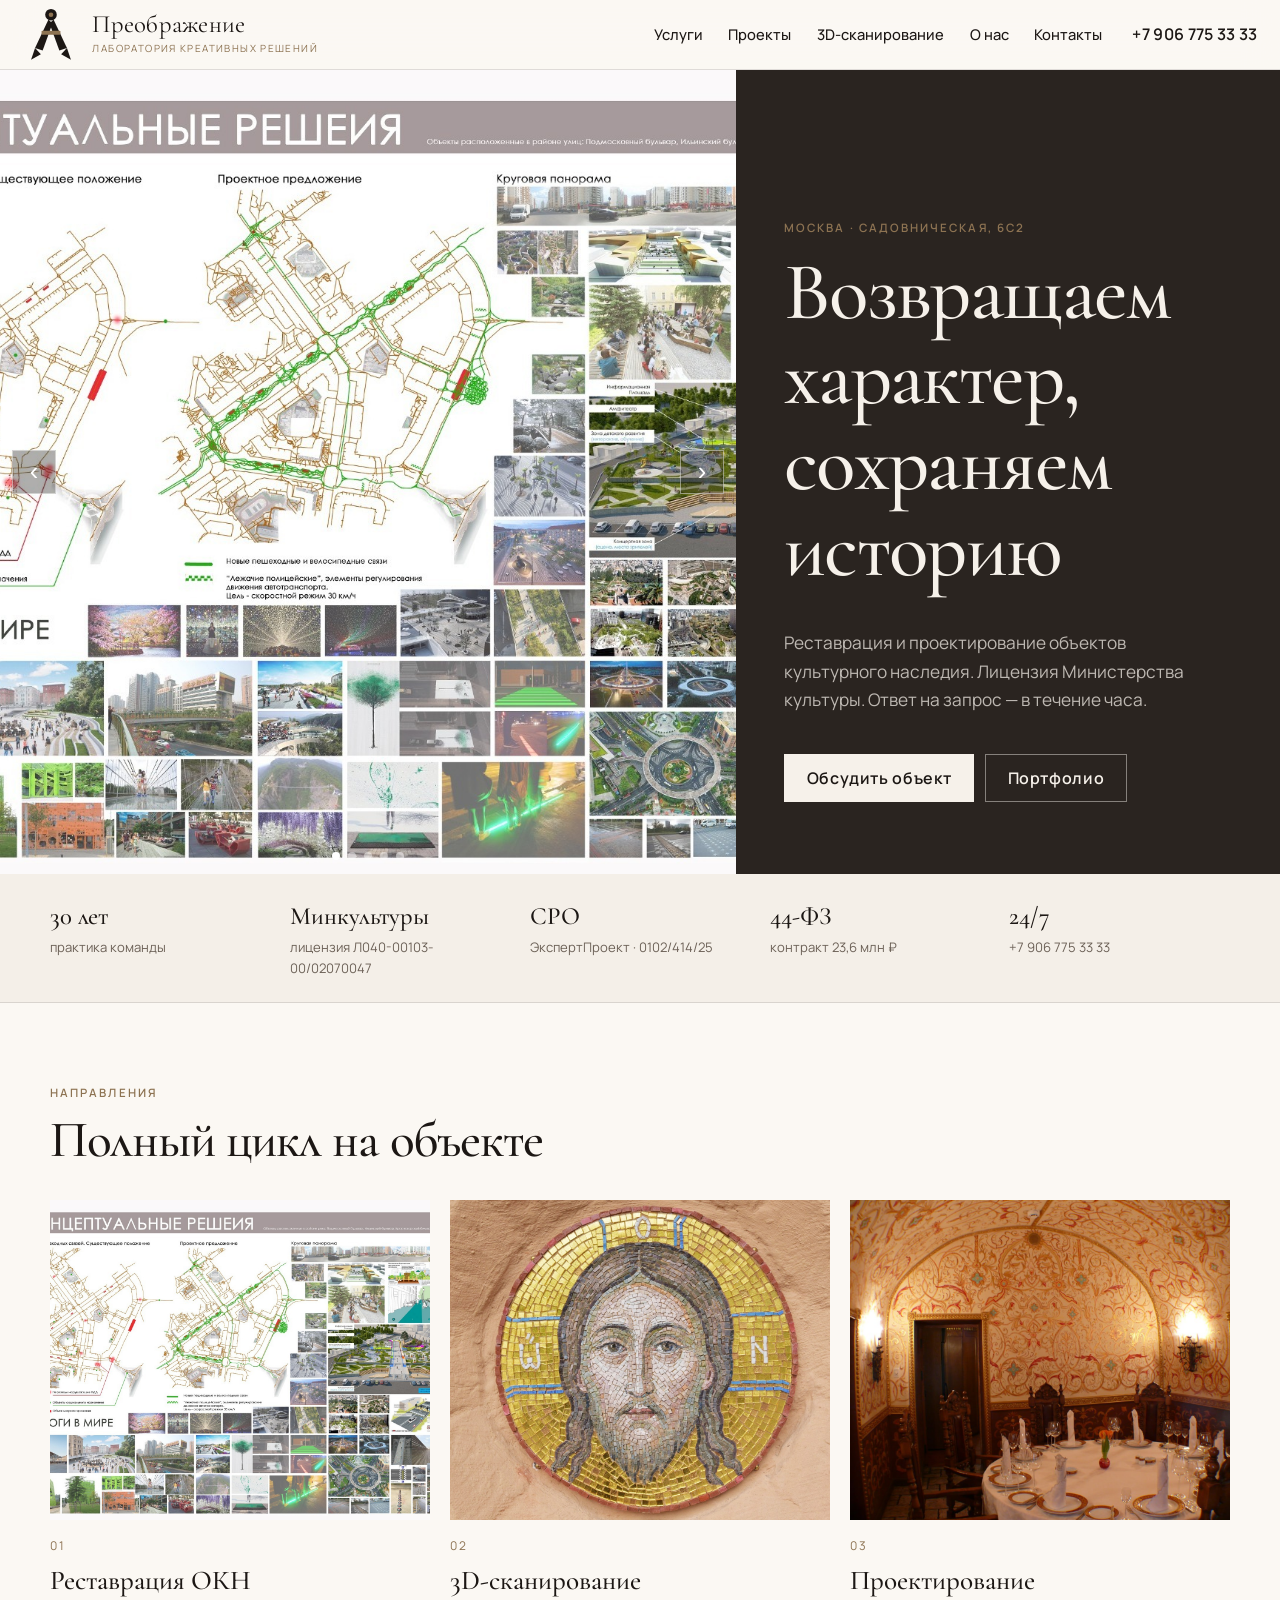
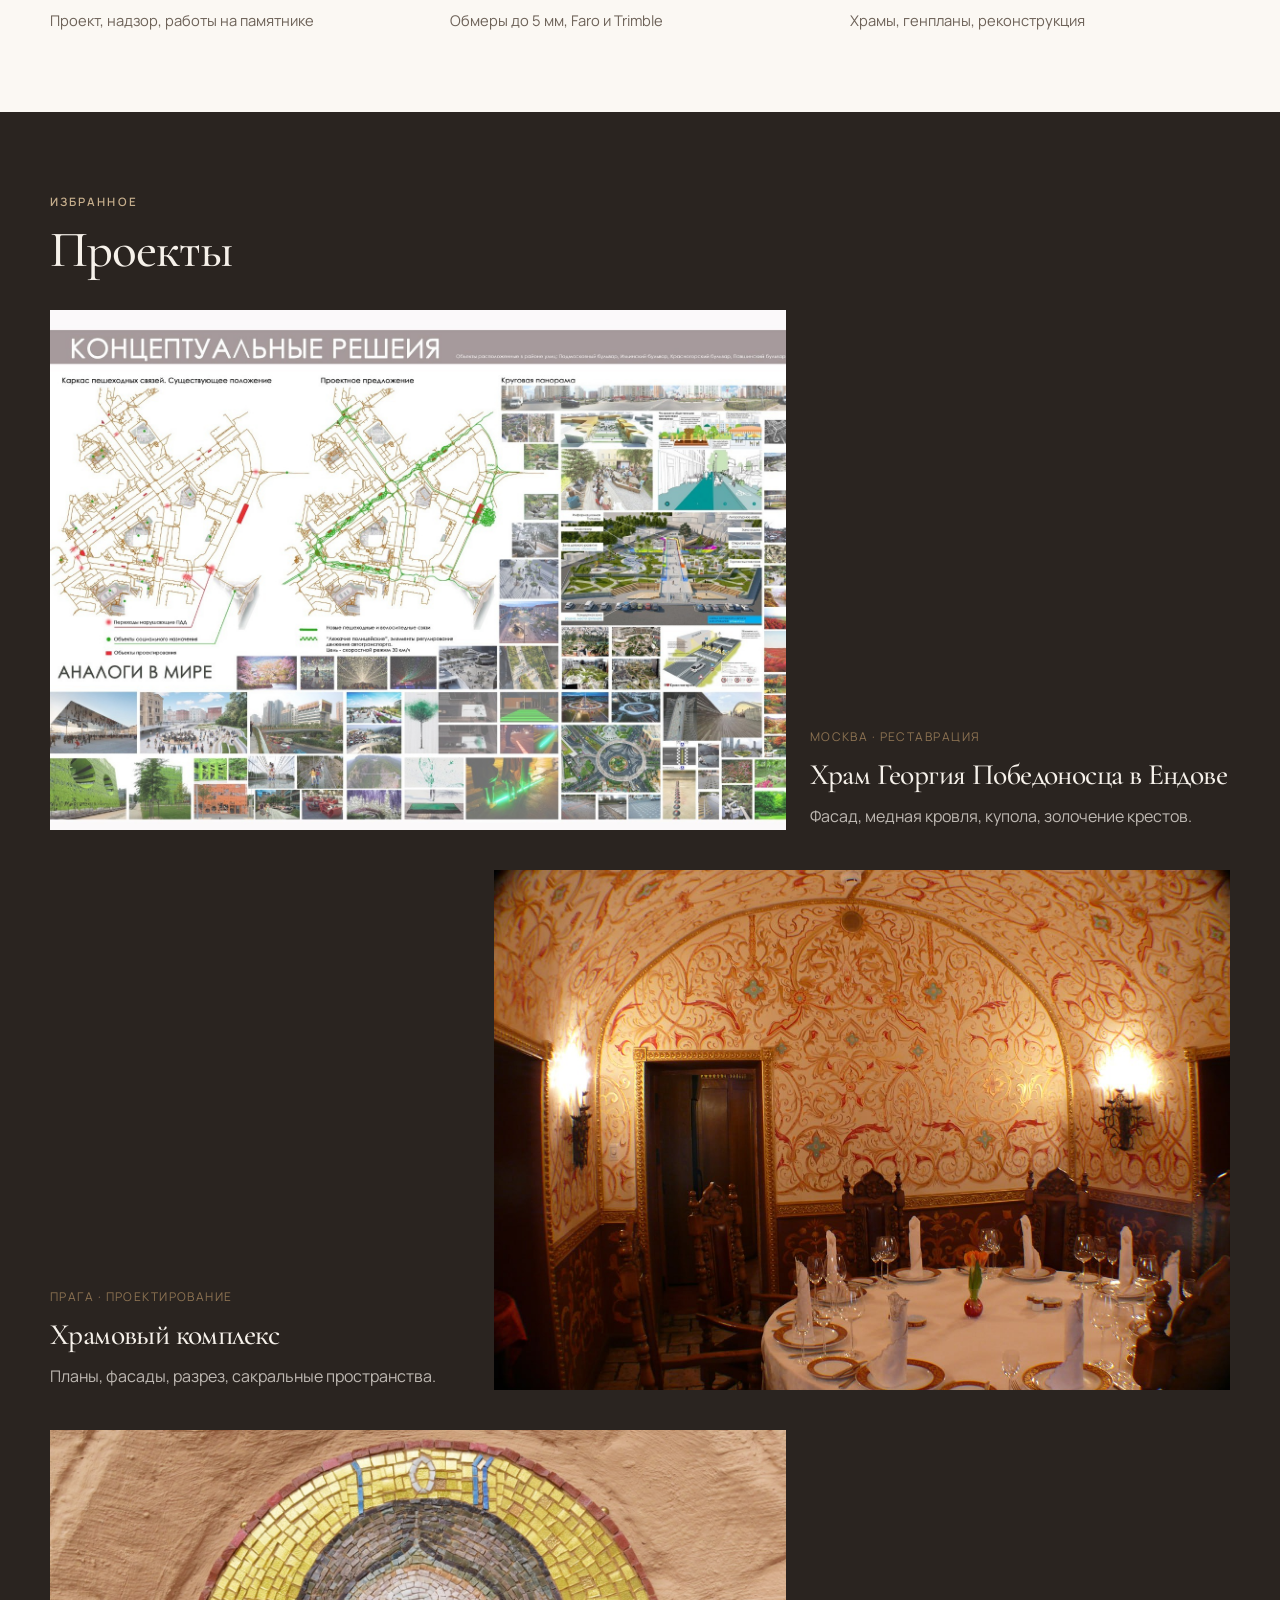
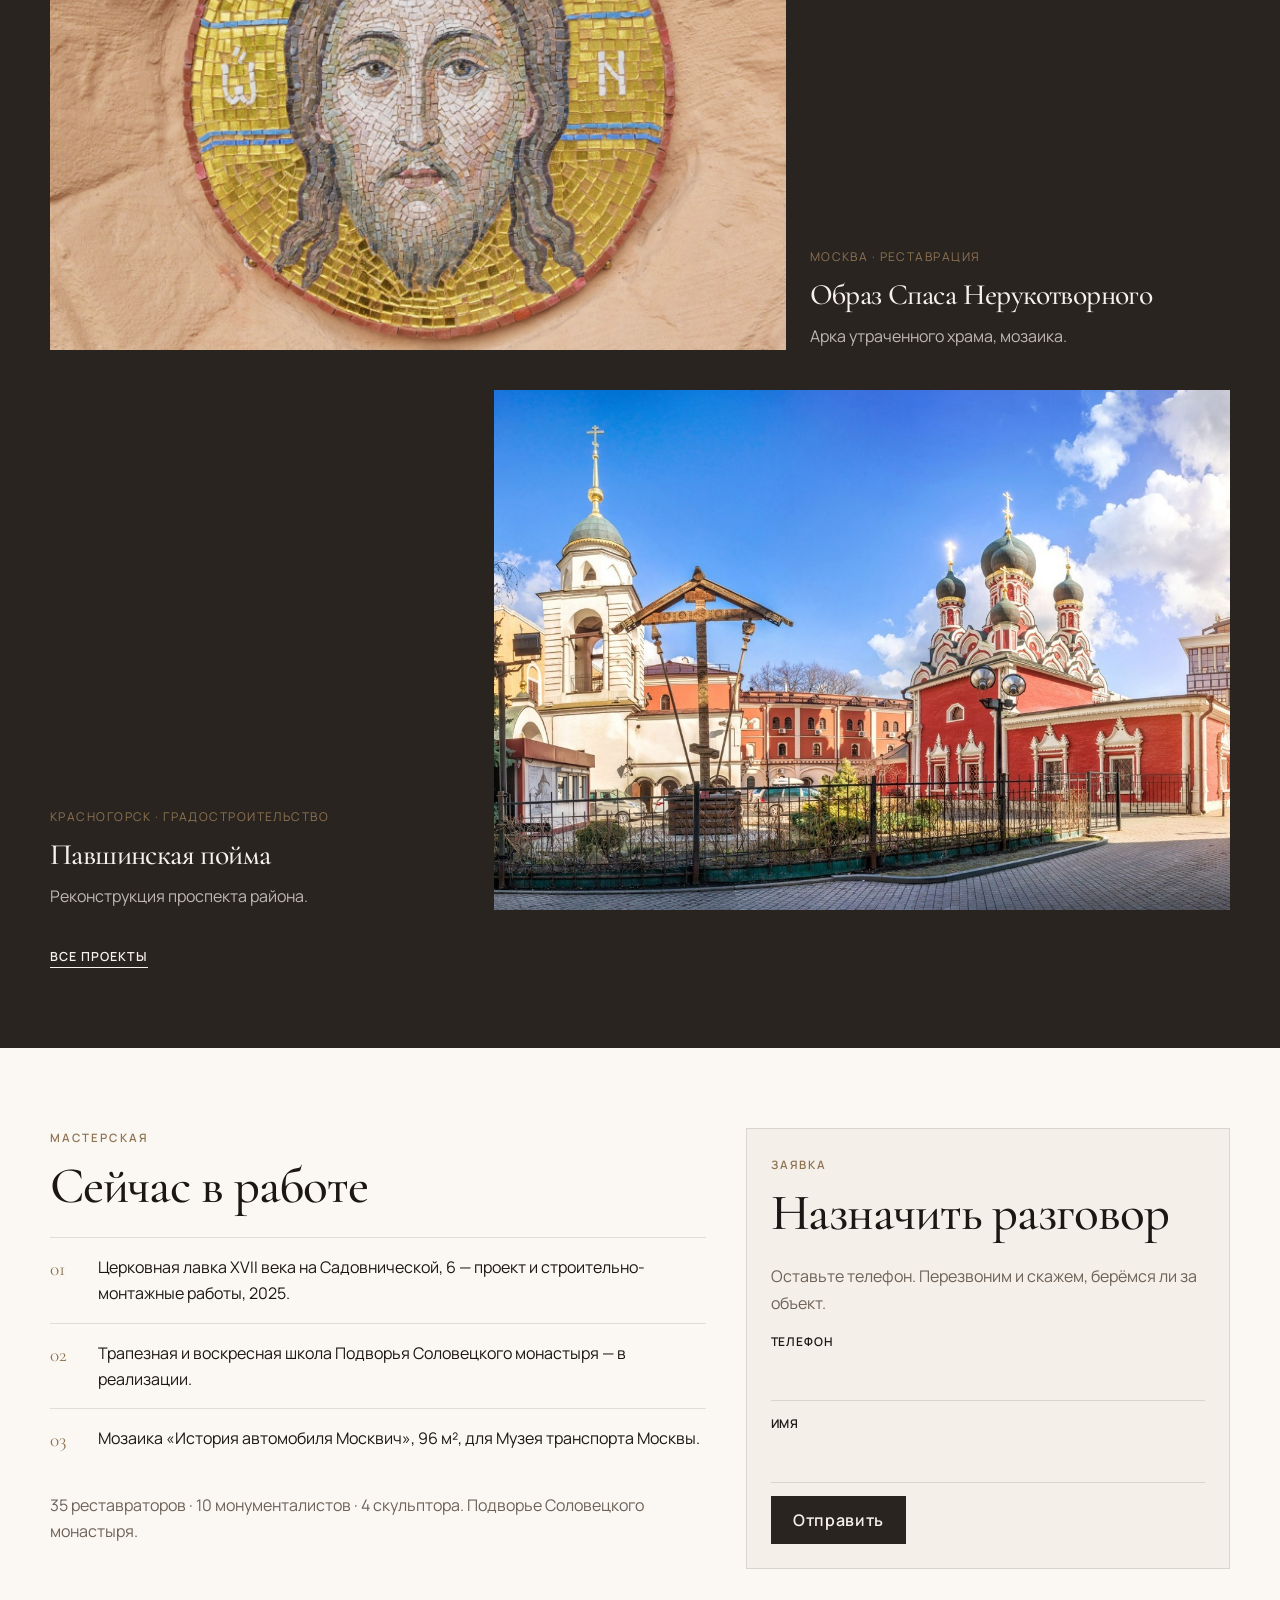
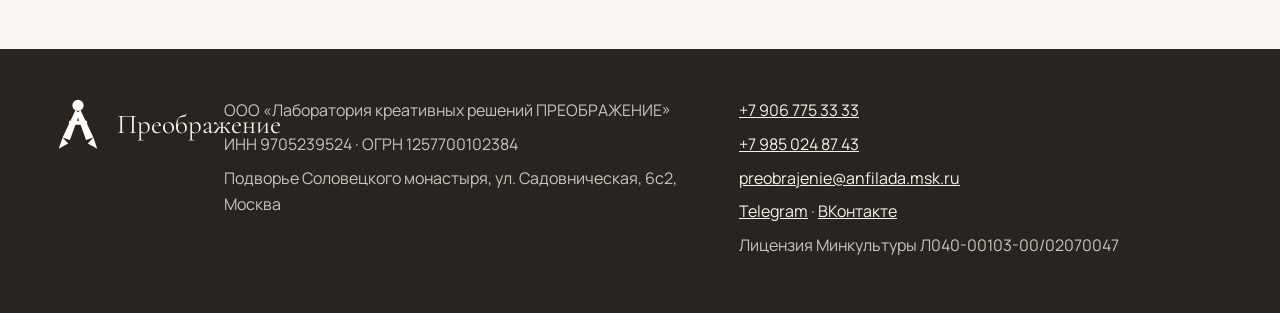
<file: index.html>
<!DOCTYPE html>
<html lang="ru">
<head>
  <meta charset="UTF-8">
  <meta name="viewport" content="width=device-width, initial-scale=1">
  <title>Преображение — реставрация и проектирование</title>
  <meta name="description" content="Реставрация объектов культурного наследия, проектирование, 3D-сканирование. Москва, Садовническая 6с2. Лицензия Минкультуры.">
  <link rel="icon" href="static/img/logo-mark.svg" type="image/svg+xml">
  <link rel="preconnect" href="https://fonts.googleapis.com">
  <link href="https://fonts.googleapis.com/css2?family=Cormorant+Garamond:ital,wght@0,500;0,600;1,500&family=Manrope:wght@400;500;600&display=swap" rel="stylesheet">
  <link rel="stylesheet" href="static/css/site.css">
</head>
<body>
  <header class="bar">
    <a class="bar__logo" href="./">
      <img src="static/img/logo-mark.svg" alt="">
      <span class="bar__name">
        <span class="bar__title">Преображение</span>
        <span class="bar__tag">Лаборатория креативных решений</span>
      </span>
    </a>
    <nav class="bar__nav">
      <a href="uslugi/">Услуги</a>
      <a href="portfolio/">Проекты</a>
      <a href="3d-skanirovanie/">3D-сканирование</a>
      <a href="o-kompanii/">О нас</a>
      <a href="kontakty/">Контакты</a>
    </nav>
    <a class="bar__phone" href="tel:+79067753333">+7 906 775 33 33</a>
    <button class="bar__menu" type="button" data-nav-toggle aria-label="Меню">Меню</button>
  </header>
  <nav class="drawer" hidden data-nav-mobile>
    <a href="uslugi/">Услуги</a>
    <a href="portfolio/">Проекты</a>
    <a href="3d-skanirovanie/">3D-сканирование</a>
    <a href="o-kompanii/">О нас</a>
    <a href="kontakty/">Контакты</a>
    <a href="tel:+79067753333">+7 906 775 33 33</a>
  </nav>

  <main>
<section class="stage">
  <figure class="stage__photo" data-slideshow>
    
    <img src="static/img/portfolio-15.jpeg" alt="Храм Георгия Победоносца в Ендове" class="is-on">
    
    <img src="static/img/portfolio-03.jpg" alt="Храмовый комплекс" >
    
    <img src="static/img/portfolio-04.jpeg" alt="Образ Спаса Нерукотворного" >
    
    <img src="static/img/portfolio-00.jpeg" alt="Павшинская пойма" >
    
    <img src="static/img/portfolio-01.jpg" alt="ул. Покровка" >
    
    <button type="button" class="slide-btn slide-btn--prev" data-slide="-1" aria-label="Предыдущий кадр">‹</button>
    <button type="button" class="slide-btn slide-btn--next" data-slide="1" aria-label="Следующий кадр">›</button>
    <div class="slide-dots" data-slide-dots></div>
  </figure>
  <div class="stage__panel">
    <p class="kicker">Москва · Садовническая, 6с2</p>
    <h1>Возвращаем характер,<br>сохраняем историю</h1>
    <p class="lede">Реставрация и проектирование объектов культурного наследия. Лицензия Министерства культуры. Ответ на запрос — в течение часа.</p>
    <div class="row">
      <button class="btn" type="button" data-open-lead="hero">Обсудить объект</button>
      <a class="btn btn--line" href="portfolio/">Портфолио</a>
    </div>
  </div>
</section>

<section class="creds">
  <div class="wrap creds__row">
    <div><b>30 лет</b><span>практика команды</span></div>
    <div><b>Минкультуры</b><span>лицензия Л040-00103-00/02070047</span></div>
    <div><b>СРО</b><span>ЭкспертПроект · 0102/414/25</span></div>
    <div><b>44-ФЗ</b><span>контракт 23,6 млн ₽</span></div>
    <div><b>24/7</b><span>+7 906 775 33 33</span></div>
  </div>
</section>

<section class="block">
  <div class="wrap head">
    <p class="kicker">Направления</p>
    <h2>Полный цикл на объекте</h2>
  </div>
  <div class="wrap services">
    <a href="uslugi/">
      <img src="static/img/portfolio-15.jpeg" alt="">
      <div><span>01</span><strong>Реставрация ОКН</strong><em>Проект, надзор, работы на памятнике</em></div>
    </a>
    <a href="3d-skanirovanie/">
      <img src="static/img/portfolio-04.jpeg" alt="">
      <div><span>02</span><strong>3D-сканирование</strong><em>Обмеры до 5 мм, Faro и Trimble</em></div>
    </a>
    <a href="uslugi/">
      <img src="static/img/portfolio-03.jpg" alt="">
      <div><span>03</span><strong>Проектирование</strong><em>Храмы, генпланы, реконструкция</em></div>
    </a>
  </div>
</section>

<section class="block block--ink">
  <div class="wrap head head--light">
    <p class="kicker">Избранное</p>
    <h2>Проекты</h2>
  </div>
  <div class="wrap folio">
    
    <article>
      <img src="static/img/portfolio-15.jpeg" alt="Храм Георгия Победоносца в Ендове">
      <div>
        <p class="meta">Москва · реставрация</p>
        <h3>Храм Георгия Победоносца в Ендове</h3>
        <p>Фасад, медная кровля, купола, золочение крестов.</p>
      </div>
    </article>
    
    <article>
      <img src="static/img/portfolio-03.jpg" alt="Храмовый комплекс">
      <div>
        <p class="meta">Прага · проектирование</p>
        <h3>Храмовый комплекс</h3>
        <p>Планы, фасады, разрез, сакральные пространства.</p>
      </div>
    </article>
    
    <article>
      <img src="static/img/portfolio-04.jpeg" alt="Образ Спаса Нерукотворного">
      <div>
        <p class="meta">Москва · реставрация</p>
        <h3>Образ Спаса Нерукотворного</h3>
        <p>Арка утраченного храма, мозаика.</p>
      </div>
    </article>
    
    <article>
      <img src="static/img/portfolio-00.jpeg" alt="Павшинская пойма">
      <div>
        <p class="meta">Красногорск · градостроительство</p>
        <h3>Павшинская пойма</h3>
        <p>Реконструкция проспекта района.</p>
      </div>
    </article>
    
  </div>
  <p class="wrap more"><a href="portfolio/">Все проекты</a></p>
</section>

<section class="block">
  <div class="wrap two">
    <div>
      <p class="kicker">Мастерская</p>
      <h2>Сейчас в работе</h2>
      <ol class="work">
        
        <li>Церковная лавка XVII века на Садовнической, 6 — проект и строительно-монтажные работы, 2025.</li>
        
        <li>Трапезная и воскресная школа Подворья Соловецкого монастыря — в реализации.</li>
        
        <li>Мозаика «История автомобиля Москвич», 96 м², для Музея транспорта Москвы.</li>
        
      </ol>
      <p class="quiet">35 реставраторов · 10 монументалистов · 4 скульптора. Подворье Соловецкого монастыря.</p>
    </div>
    <form class="letter" data-inline-lead>
      <p class="kicker">Заявка</p>
      <h2>Назначить разговор</h2>
      <p class="quiet">Оставьте телефон. Перезвоним и скажем, берёмся ли за объект.</p>
      <label>Телефон<input name="phone" type="tel" required autocomplete="tel"></label>
      <label>Имя<input name="name" type="text" autocomplete="name"></label>
      <input type="hidden" name="source" value="home">
      <button class="btn" type="submit">Отправить</button>
      <p class="status" hidden></p>
    </form>
  </div>
</section>
</main>

  <footer class="foot">
    <div class="wrap foot__grid">
      <a class="foot__brand" href="./">
        <img src="static/img/logo-mark.svg" alt="">
        <span>Преображение</span>
      </a>
      <div>
        <p>ООО «Лаборатория креативных решений ПРЕОБРАЖЕНИЕ»</p>
        <p>ИНН 9705239524 · ОГРН 1257700102384</p>
        <p>Подворье Соловецкого монастыря, ул. Садовническая, 6с2, Москва</p>
      </div>
      <div>
        <p><a href="tel:+79067753333">+7 906 775 33 33</a></p>
        <p><a href="tel:+79850248743">+7 985 024 87 43</a></p>
        <p><a href="mailto:preobrajenie@anfilada.msk.ru">preobrajenie@anfilada.msk.ru</a></p>
        <p><a href="https://t.me/ARCHI_TE_KTO_1" target="_blank" rel="noopener">Telegram</a> · <a href="https://vk.ru/preobrazhenie.design" target="_blank" rel="noopener">ВКонтакте</a></p>
        <p>Лицензия Минкультуры Л040-00103-00/02070047</p>
      </div>
    </div>
  </footer>

  <dialog id="lead-modal">
    <form id="lead-form">
      <button type="button" data-close-lead aria-label="Закрыть">×</button>
      <h2>Перезвоним в течение часа</h2>
      <p>Напишите номер — обсудим объект и сроки.</p>
      <label>Телефон<input name="phone" type="tel" required placeholder="+7"></label>
      <label>Имя<input name="name" type="text"></label>
      <label>Объект<textarea name="message" rows="3" placeholder="Храм, усадьба, адрес"></textarea></label>
      <input type="hidden" name="source" value="modal">
      <button class="btn" type="submit">Жду звонка</button>
      <p class="status" hidden></p>
    </form>
  </dialog>

  <script src="static/js/site.js"></script>
  
</body>
</html>
</file>
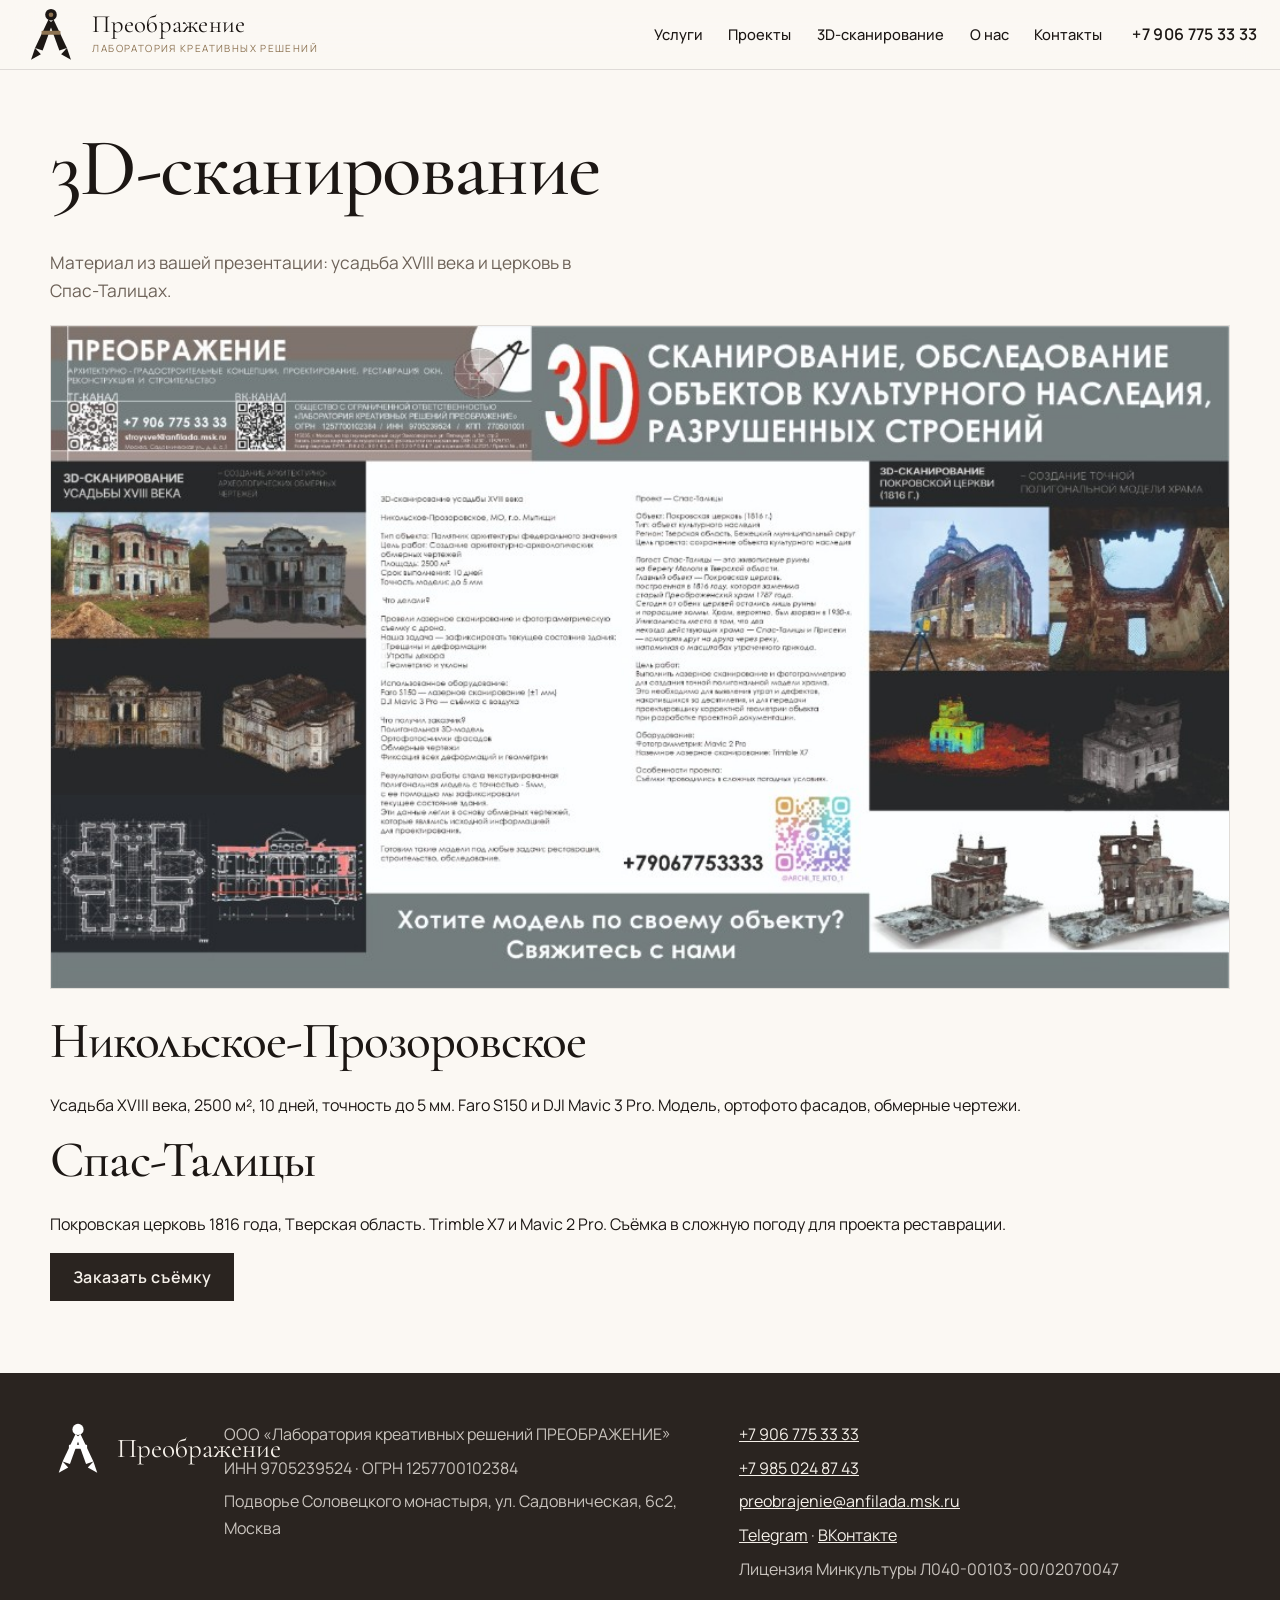
<file: 3d-skanirovanie/index.html>
<!DOCTYPE html>
<html lang="ru">
<head>
  <meta charset="UTF-8">
  <meta name="viewport" content="width=device-width, initial-scale=1">
  <title>3D-сканирование — Преображение</title>
  <meta name="description" content="Реставрация объектов культурного наследия, проектирование, 3D-сканирование. Москва, Садовническая 6с2. Лицензия Минкультуры.">
  <link rel="icon" href="../static/img/logo-mark.svg" type="image/svg+xml">
  <link rel="preconnect" href="https://fonts.googleapis.com">
  <link href="https://fonts.googleapis.com/css2?family=Cormorant+Garamond:ital,wght@0,500;0,600;1,500&family=Manrope:wght@400;500;600&display=swap" rel="stylesheet">
  <link rel="stylesheet" href="../static/css/site.css">
</head>
<body>
  <header class="bar">
    <a class="bar__logo" href="../">
      <img src="../static/img/logo-mark.svg" alt="">
      <span class="bar__name">
        <span class="bar__title">Преображение</span>
        <span class="bar__tag">Лаборатория креативных решений</span>
      </span>
    </a>
    <nav class="bar__nav">
      <a href="../uslugi/">Услуги</a>
      <a href="../portfolio/">Проекты</a>
      <a href="../3d-skanirovanie/">3D-сканирование</a>
      <a href="../o-kompanii/">О нас</a>
      <a href="../kontakty/">Контакты</a>
    </nav>
    <a class="bar__phone" href="tel:+79067753333">+7 906 775 33 33</a>
    <button class="bar__menu" type="button" data-nav-toggle aria-label="Меню">Меню</button>
  </header>
  <nav class="drawer" hidden data-nav-mobile>
    <a href="../uslugi/">Услуги</a>
    <a href="../portfolio/">Проекты</a>
    <a href="../3d-skanirovanie/">3D-сканирование</a>
    <a href="../o-kompanii/">О нас</a>
    <a href="../kontakty/">Контакты</a>
    <a href="tel:+79067753333">+7 906 775 33 33</a>
  </nav>

  <main>
<section class="page"><div class="wrap scan">
  <h1>3D-сканирование</h1>
  <p class="lede">Материал из вашей презентации: усадьба XVIII века и церковь в Спас-Талицах.</p>
  <img src="../static/img/material-3d-collage.jpg" alt="Кейсы 3D-сканирования">
  <h2>Никольское-Прозоровское</h2>
  <p>Усадьба XVIII века, 2500 м², 10 дней, точность до 5 мм. Faro S150 и DJI Mavic 3 Pro. Модель, ортофото фасадов, обмерные чертежи.</p>
  <h2>Спас-Талицы</h2>
  <p>Покровская церковь 1816 года, Тверская область. Trimble X7 и Mavic 2 Pro. Съёмка в сложную погоду для проекта реставрации.</p>
  <button class="btn" type="button" data-open-lead="3d">Заказать съёмку</button>
</div></section>
</main>

  <footer class="foot">
    <div class="wrap foot__grid">
      <a class="foot__brand" href="../">
        <img src="../static/img/logo-mark.svg" alt="">
        <span>Преображение</span>
      </a>
      <div>
        <p>ООО «Лаборатория креативных решений ПРЕОБРАЖЕНИЕ»</p>
        <p>ИНН 9705239524 · ОГРН 1257700102384</p>
        <p>Подворье Соловецкого монастыря, ул. Садовническая, 6с2, Москва</p>
      </div>
      <div>
        <p><a href="tel:+79067753333">+7 906 775 33 33</a></p>
        <p><a href="tel:+79850248743">+7 985 024 87 43</a></p>
        <p><a href="mailto:preobrajenie@anfilada.msk.ru">preobrajenie@anfilada.msk.ru</a></p>
        <p><a href="https://t.me/ARCHI_TE_KTO_1" target="_blank" rel="noopener">Telegram</a> · <a href="https://vk.ru/preobrazhenie.design" target="_blank" rel="noopener">ВКонтакте</a></p>
        <p>Лицензия Минкультуры Л040-00103-00/02070047</p>
      </div>
    </div>
  </footer>

  <dialog id="lead-modal">
    <form id="lead-form">
      <button type="button" data-close-lead aria-label="Закрыть">×</button>
      <h2>Перезвоним в течение часа</h2>
      <p>Напишите номер — обсудим объект и сроки.</p>
      <label>Телефон<input name="phone" type="tel" required placeholder="+7"></label>
      <label>Имя<input name="name" type="text"></label>
      <label>Объект<textarea name="message" rows="3" placeholder="Храм, усадьба, адрес"></textarea></label>
      <input type="hidden" name="source" value="modal">
      <button class="btn" type="submit">Жду звонка</button>
      <p class="status" hidden></p>
    </form>
  </dialog>

  <script src="../static/js/site.js"></script>
  
</body>
</html>
</file>
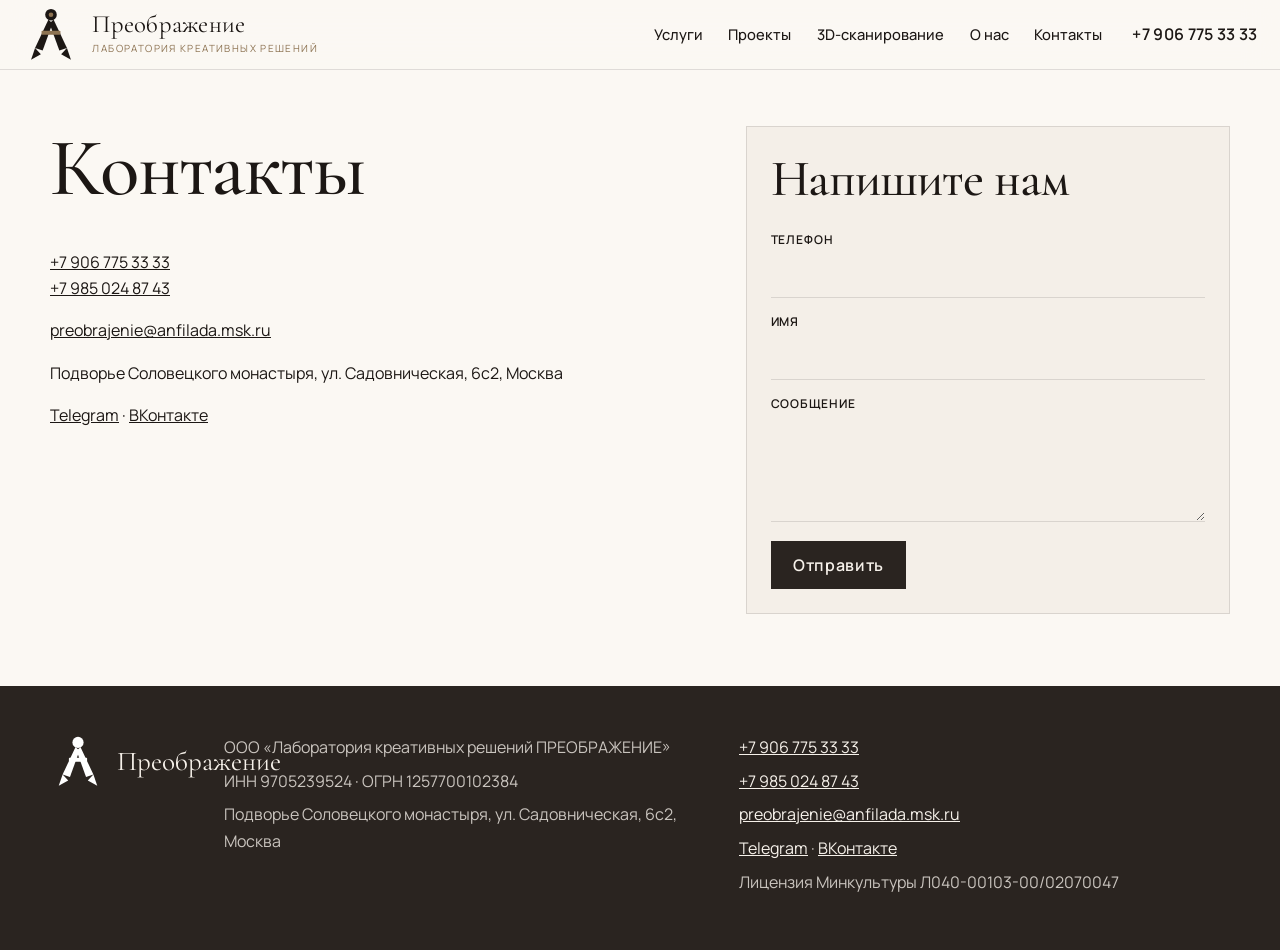
<file: kontakty/index.html>
<!DOCTYPE html>
<html lang="ru">
<head>
  <meta charset="UTF-8">
  <meta name="viewport" content="width=device-width, initial-scale=1">
  <title>Контакты — Преображение</title>
  <meta name="description" content="Реставрация объектов культурного наследия, проектирование, 3D-сканирование. Москва, Садовническая 6с2. Лицензия Минкультуры.">
  <link rel="icon" href="../static/img/logo-mark.svg" type="image/svg+xml">
  <link rel="preconnect" href="https://fonts.googleapis.com">
  <link href="https://fonts.googleapis.com/css2?family=Cormorant+Garamond:ital,wght@0,500;0,600;1,500&family=Manrope:wght@400;500;600&display=swap" rel="stylesheet">
  <link rel="stylesheet" href="../static/css/site.css">
</head>
<body>
  <header class="bar">
    <a class="bar__logo" href="../">
      <img src="../static/img/logo-mark.svg" alt="">
      <span class="bar__name">
        <span class="bar__title">Преображение</span>
        <span class="bar__tag">Лаборатория креативных решений</span>
      </span>
    </a>
    <nav class="bar__nav">
      <a href="../uslugi/">Услуги</a>
      <a href="../portfolio/">Проекты</a>
      <a href="../3d-skanirovanie/">3D-сканирование</a>
      <a href="../o-kompanii/">О нас</a>
      <a href="../kontakty/">Контакты</a>
    </nav>
    <a class="bar__phone" href="tel:+79067753333">+7 906 775 33 33</a>
    <button class="bar__menu" type="button" data-nav-toggle aria-label="Меню">Меню</button>
  </header>
  <nav class="drawer" hidden data-nav-mobile>
    <a href="../uslugi/">Услуги</a>
    <a href="../portfolio/">Проекты</a>
    <a href="../3d-skanirovanie/">3D-сканирование</a>
    <a href="../o-kompanii/">О нас</a>
    <a href="../kontakty/">Контакты</a>
    <a href="tel:+79067753333">+7 906 775 33 33</a>
  </nav>

  <main>
<section class="page"><div class="wrap two">
  <div>
    <h1>Контакты</h1>
    <p><a href="tel:+79067753333">+7 906 775 33 33</a><br><a href="tel:+79850248743">+7 985 024 87 43</a></p>
    <p><a href="mailto:preobrajenie@anfilada.msk.ru">preobrajenie@anfilada.msk.ru</a></p>
    <p>Подворье Соловецкого монастыря, ул. Садовническая, 6с2, Москва</p>
    <p><a href="https://t.me/ARCHI_TE_KTO_1" target="_blank" rel="noopener">Telegram</a> · <a href="https://vk.ru/preobrazhenie.design" target="_blank" rel="noopener">ВКонтакте</a></p>
  </div>
  <form class="card" id="c-form">
    <h2>Напишите нам</h2>
    <label>Телефон<input name="phone" type="tel" required></label>
    <label>Имя<input name="name"></label>
    <label>Сообщение<textarea name="message" rows="4"></textarea></label>
    <input type="hidden" name="source" value="contacts">
    <button class="btn" type="submit">Отправить</button>
    <p class="status" hidden></p>
  </form>
</div></section>
</main>

  <footer class="foot">
    <div class="wrap foot__grid">
      <a class="foot__brand" href="../">
        <img src="../static/img/logo-mark.svg" alt="">
        <span>Преображение</span>
      </a>
      <div>
        <p>ООО «Лаборатория креативных решений ПРЕОБРАЖЕНИЕ»</p>
        <p>ИНН 9705239524 · ОГРН 1257700102384</p>
        <p>Подворье Соловецкого монастыря, ул. Садовническая, 6с2, Москва</p>
      </div>
      <div>
        <p><a href="tel:+79067753333">+7 906 775 33 33</a></p>
        <p><a href="tel:+79850248743">+7 985 024 87 43</a></p>
        <p><a href="mailto:preobrajenie@anfilada.msk.ru">preobrajenie@anfilada.msk.ru</a></p>
        <p><a href="https://t.me/ARCHI_TE_KTO_1" target="_blank" rel="noopener">Telegram</a> · <a href="https://vk.ru/preobrazhenie.design" target="_blank" rel="noopener">ВКонтакте</a></p>
        <p>Лицензия Минкультуры Л040-00103-00/02070047</p>
      </div>
    </div>
  </footer>

  <dialog id="lead-modal">
    <form id="lead-form">
      <button type="button" data-close-lead aria-label="Закрыть">×</button>
      <h2>Перезвоним в течение часа</h2>
      <p>Напишите номер — обсудим объект и сроки.</p>
      <label>Телефон<input name="phone" type="tel" required placeholder="+7"></label>
      <label>Имя<input name="name" type="text"></label>
      <label>Объект<textarea name="message" rows="3" placeholder="Храм, усадьба, адрес"></textarea></label>
      <input type="hidden" name="source" value="modal">
      <button class="btn" type="submit">Жду звонка</button>
      <p class="status" hidden></p>
    </form>
  </dialog>

  <script src="../static/js/site.js"></script>
  <script>document.getElementById("c-form").addEventListener("submit", window.preobrazhenieSubmitLead);</script>
</body>
</html>
</file>
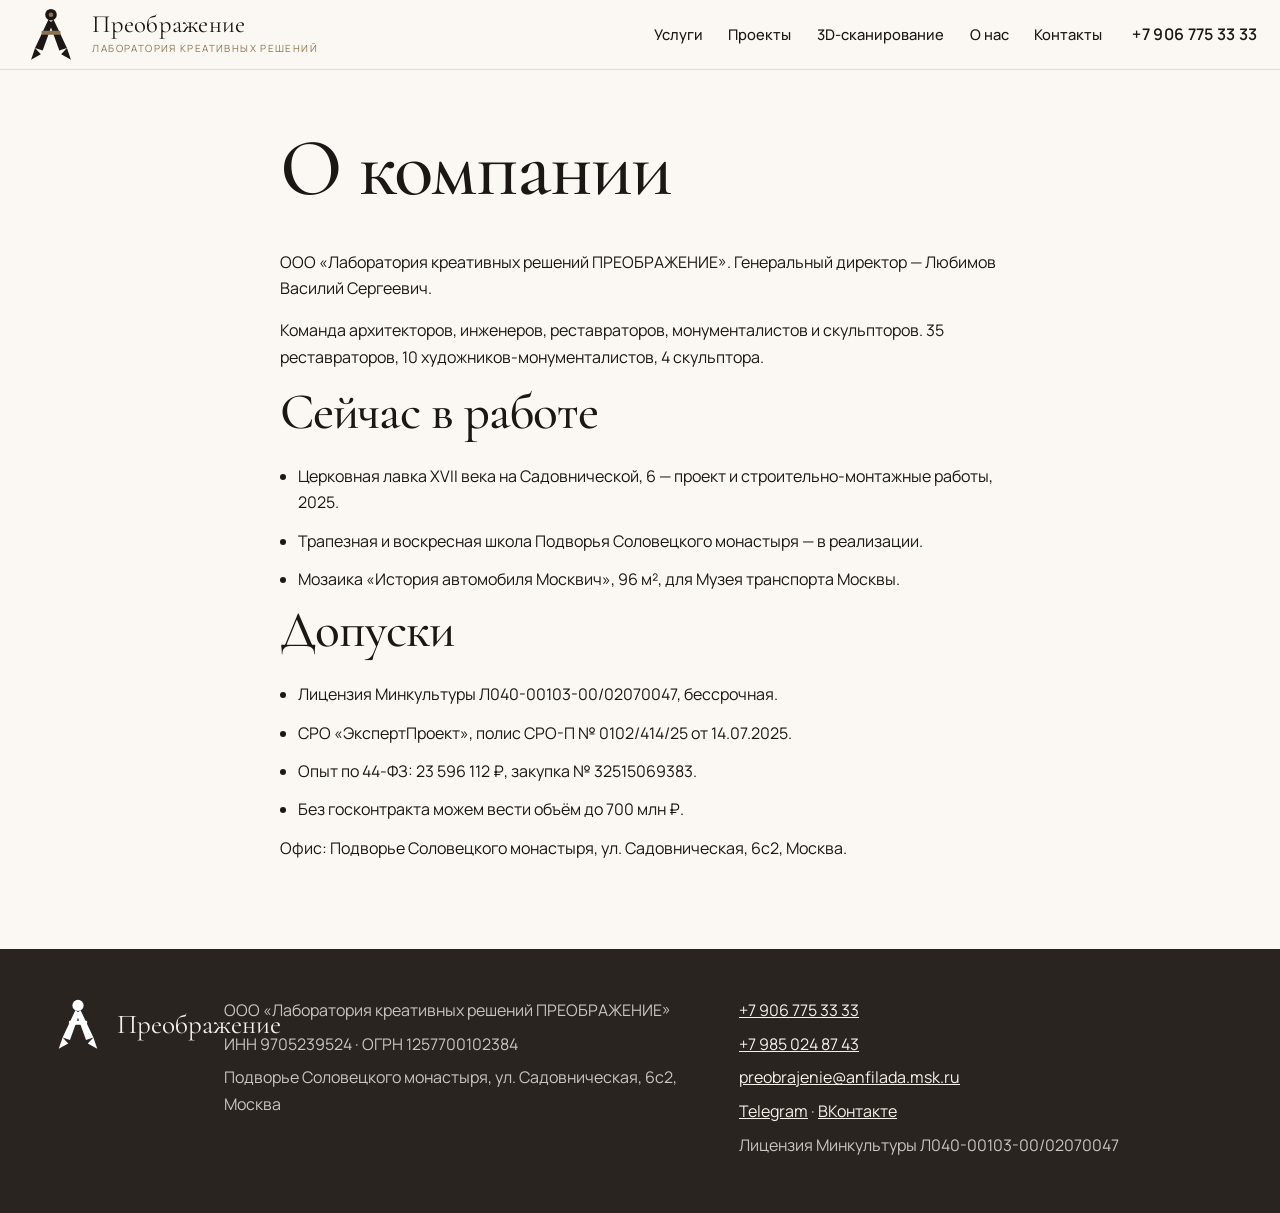
<file: o-kompanii/index.html>
<!DOCTYPE html>
<html lang="ru">
<head>
  <meta charset="UTF-8">
  <meta name="viewport" content="width=device-width, initial-scale=1">
  <title>О компании — Преображение</title>
  <meta name="description" content="Реставрация объектов культурного наследия, проектирование, 3D-сканирование. Москва, Садовническая 6с2. Лицензия Минкультуры.">
  <link rel="icon" href="../static/img/logo-mark.svg" type="image/svg+xml">
  <link rel="preconnect" href="https://fonts.googleapis.com">
  <link href="https://fonts.googleapis.com/css2?family=Cormorant+Garamond:ital,wght@0,500;0,600;1,500&family=Manrope:wght@400;500;600&display=swap" rel="stylesheet">
  <link rel="stylesheet" href="../static/css/site.css">
</head>
<body>
  <header class="bar">
    <a class="bar__logo" href="../">
      <img src="../static/img/logo-mark.svg" alt="">
      <span class="bar__name">
        <span class="bar__title">Преображение</span>
        <span class="bar__tag">Лаборатория креативных решений</span>
      </span>
    </a>
    <nav class="bar__nav">
      <a href="../uslugi/">Услуги</a>
      <a href="../portfolio/">Проекты</a>
      <a href="../3d-skanirovanie/">3D-сканирование</a>
      <a href="../o-kompanii/">О нас</a>
      <a href="../kontakty/">Контакты</a>
    </nav>
    <a class="bar__phone" href="tel:+79067753333">+7 906 775 33 33</a>
    <button class="bar__menu" type="button" data-nav-toggle aria-label="Меню">Меню</button>
  </header>
  <nav class="drawer" hidden data-nav-mobile>
    <a href="../uslugi/">Услуги</a>
    <a href="../portfolio/">Проекты</a>
    <a href="../3d-skanirovanie/">3D-сканирование</a>
    <a href="../o-kompanii/">О нас</a>
    <a href="../kontakty/">Контакты</a>
    <a href="tel:+79067753333">+7 906 775 33 33</a>
  </nav>

  <main>
<section class="page"><div class="wrap" style="max-width:720px">
  <h1>О компании</h1>
  <p>ООО «Лаборатория креативных решений ПРЕОБРАЖЕНИЕ». Генеральный директор — Любимов Василий Сергеевич.</p>
  <p>Команда архитекторов, инженеров, реставраторов, монументалистов и скульпторов. 35 реставраторов, 10 художников-монументалистов, 4 скульптора.</p>
  <h2>Сейчас в работе</h2>
  <ul class="list"><li>Церковная лавка XVII века на Садовнической, 6 — проект и строительно-монтажные работы, 2025.</li><li>Трапезная и воскресная школа Подворья Соловецкого монастыря — в реализации.</li><li>Мозаика «История автомобиля Москвич», 96 м², для Музея транспорта Москвы.</li></ul>
  <h2>Допуски</h2>
  <ul class="list">
    <li>Лицензия Минкультуры Л040-00103-00/02070047, бессрочная.</li>
    <li>СРО «ЭкспертПроект», полис СРО-П № 0102/414/25 от 14.07.2025.</li>
    <li>Опыт по 44-ФЗ: 23 596 112 ₽, закупка № 32515069383.</li>
    <li>Без госконтракта можем вести объём до 700 млн ₽.</li>
  </ul>
  <p>Офис: Подворье Соловецкого монастыря, ул. Садовническая, 6с2, Москва.</p>
</div></section>
</main>

  <footer class="foot">
    <div class="wrap foot__grid">
      <a class="foot__brand" href="../">
        <img src="../static/img/logo-mark.svg" alt="">
        <span>Преображение</span>
      </a>
      <div>
        <p>ООО «Лаборатория креативных решений ПРЕОБРАЖЕНИЕ»</p>
        <p>ИНН 9705239524 · ОГРН 1257700102384</p>
        <p>Подворье Соловецкого монастыря, ул. Садовническая, 6с2, Москва</p>
      </div>
      <div>
        <p><a href="tel:+79067753333">+7 906 775 33 33</a></p>
        <p><a href="tel:+79850248743">+7 985 024 87 43</a></p>
        <p><a href="mailto:preobrajenie@anfilada.msk.ru">preobrajenie@anfilada.msk.ru</a></p>
        <p><a href="https://t.me/ARCHI_TE_KTO_1" target="_blank" rel="noopener">Telegram</a> · <a href="https://vk.ru/preobrazhenie.design" target="_blank" rel="noopener">ВКонтакте</a></p>
        <p>Лицензия Минкультуры Л040-00103-00/02070047</p>
      </div>
    </div>
  </footer>

  <dialog id="lead-modal">
    <form id="lead-form">
      <button type="button" data-close-lead aria-label="Закрыть">×</button>
      <h2>Перезвоним в течение часа</h2>
      <p>Напишите номер — обсудим объект и сроки.</p>
      <label>Телефон<input name="phone" type="tel" required placeholder="+7"></label>
      <label>Имя<input name="name" type="text"></label>
      <label>Объект<textarea name="message" rows="3" placeholder="Храм, усадьба, адрес"></textarea></label>
      <input type="hidden" name="source" value="modal">
      <button class="btn" type="submit">Жду звонка</button>
      <p class="status" hidden></p>
    </form>
  </dialog>

  <script src="../static/js/site.js"></script>
  
</body>
</html>
</file>
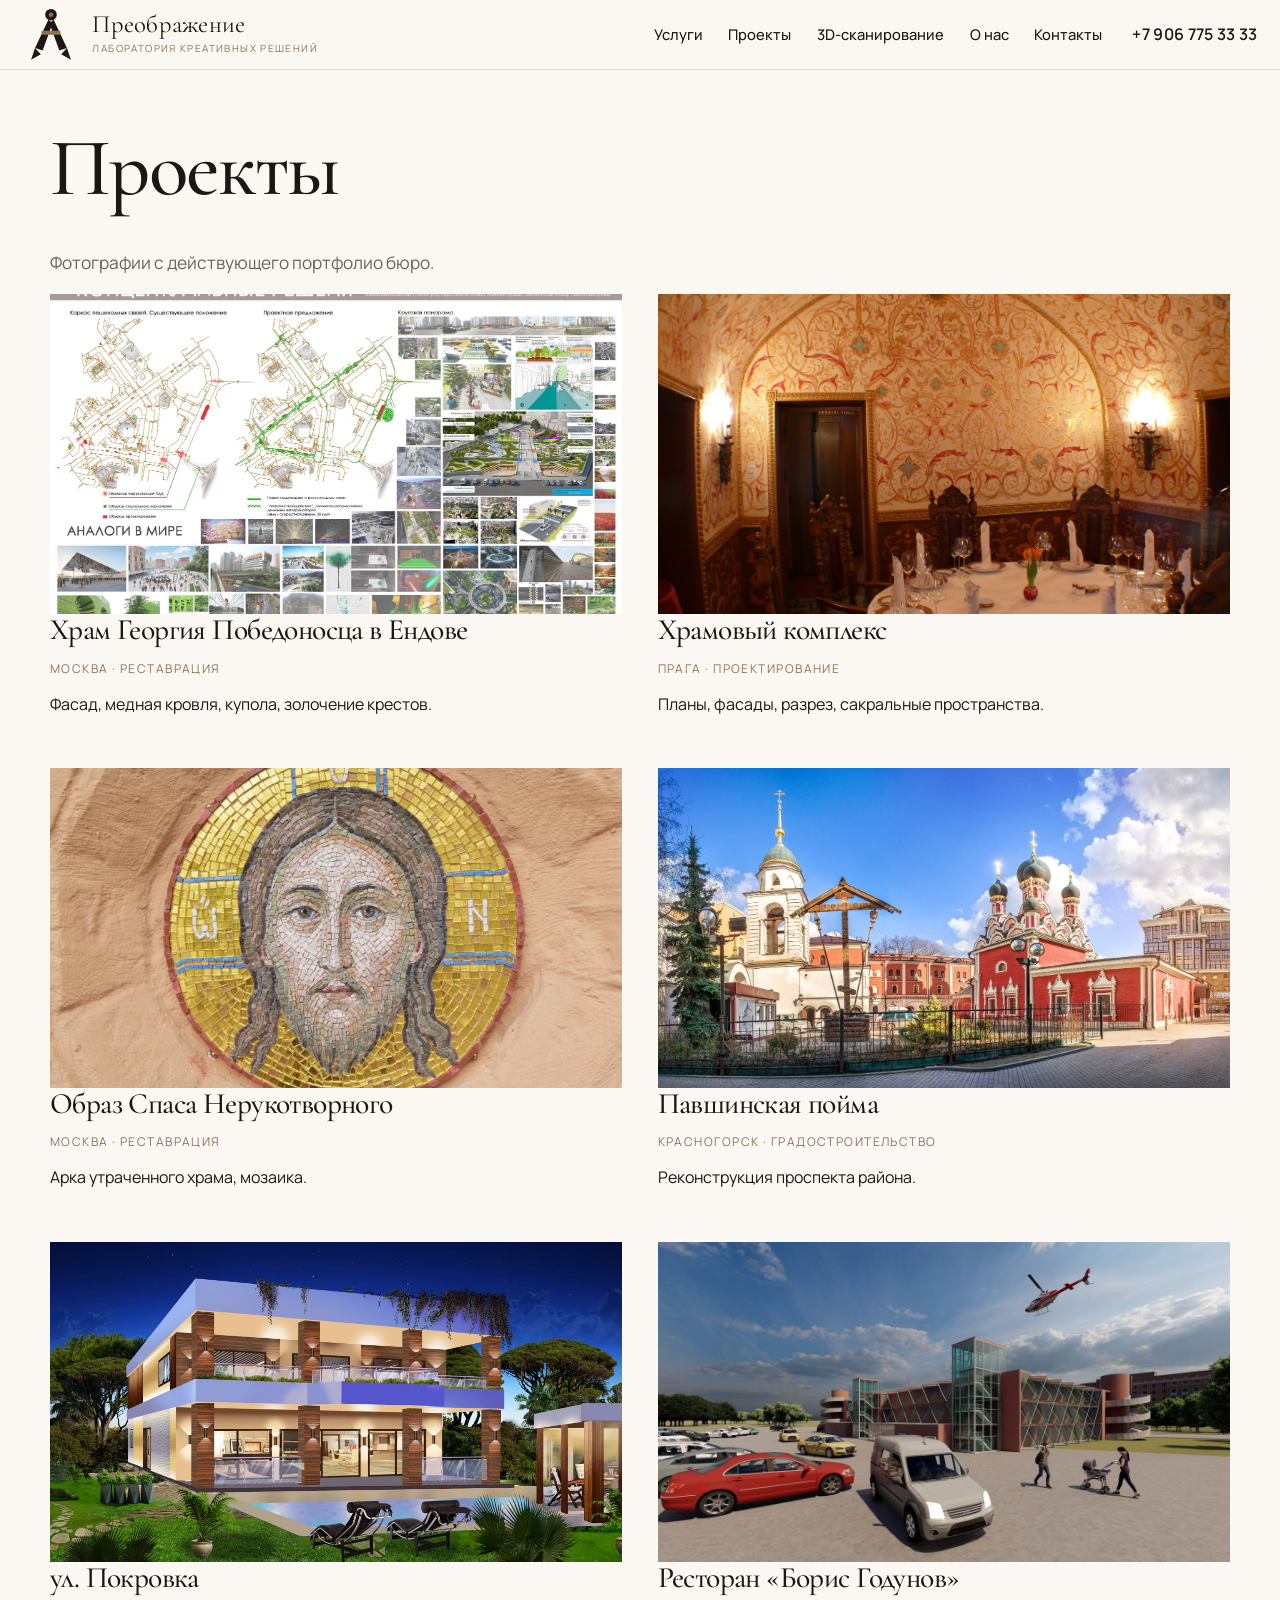
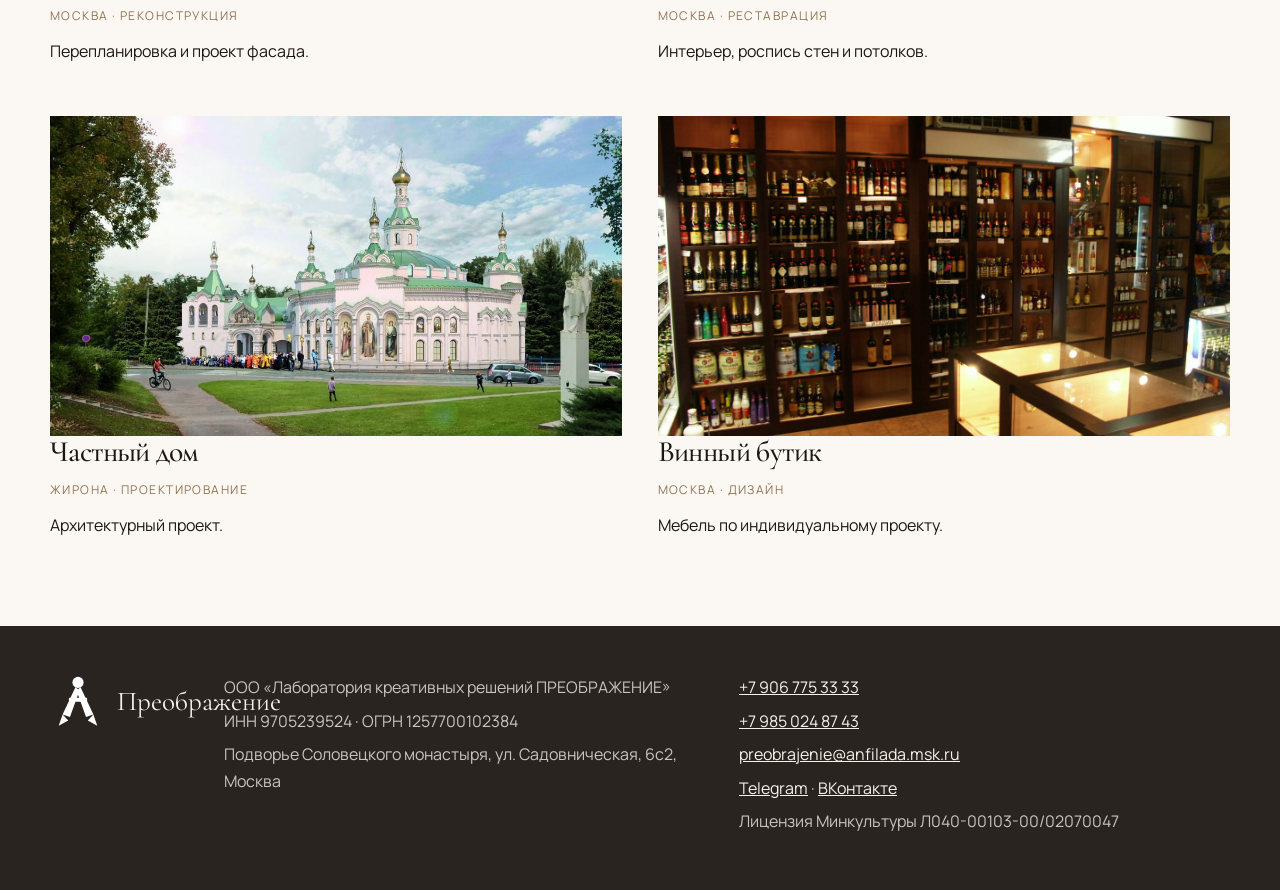
<file: portfolio/index.html>
<!DOCTYPE html>
<html lang="ru">
<head>
  <meta charset="UTF-8">
  <meta name="viewport" content="width=device-width, initial-scale=1">
  <title>Проекты — Преображение</title>
  <meta name="description" content="Реставрация объектов культурного наследия, проектирование, 3D-сканирование. Москва, Садовническая 6с2. Лицензия Минкультуры.">
  <link rel="icon" href="../static/img/logo-mark.svg" type="image/svg+xml">
  <link rel="preconnect" href="https://fonts.googleapis.com">
  <link href="https://fonts.googleapis.com/css2?family=Cormorant+Garamond:ital,wght@0,500;0,600;1,500&family=Manrope:wght@400;500;600&display=swap" rel="stylesheet">
  <link rel="stylesheet" href="../static/css/site.css">
</head>
<body>
  <header class="bar">
    <a class="bar__logo" href="../">
      <img src="../static/img/logo-mark.svg" alt="">
      <span class="bar__name">
        <span class="bar__title">Преображение</span>
        <span class="bar__tag">Лаборатория креативных решений</span>
      </span>
    </a>
    <nav class="bar__nav">
      <a href="../uslugi/">Услуги</a>
      <a href="../portfolio/">Проекты</a>
      <a href="../3d-skanirovanie/">3D-сканирование</a>
      <a href="../o-kompanii/">О нас</a>
      <a href="../kontakty/">Контакты</a>
    </nav>
    <a class="bar__phone" href="tel:+79067753333">+7 906 775 33 33</a>
    <button class="bar__menu" type="button" data-nav-toggle aria-label="Меню">Меню</button>
  </header>
  <nav class="drawer" hidden data-nav-mobile>
    <a href="../uslugi/">Услуги</a>
    <a href="../portfolio/">Проекты</a>
    <a href="../3d-skanirovanie/">3D-сканирование</a>
    <a href="../o-kompanii/">О нас</a>
    <a href="../kontakty/">Контакты</a>
    <a href="tel:+79067753333">+7 906 775 33 33</a>
  </nav>

  <main>
<section class="page"><div class="wrap">
  <h1>Проекты</h1>
  <p class="lede">Фотографии с действующего портфолио бюро.</p>
  <div class="grid">
    
    <article>
      <img src="../static/img/portfolio-15.jpeg" alt="Храм Георгия Победоносца в Ендове">
      <h3>Храм Георгия Победоносца в Ендове</h3>
      <p class="meta">Москва · реставрация</p>
      <p>Фасад, медная кровля, купола, золочение крестов.</p>
    </article>
    
    <article>
      <img src="../static/img/portfolio-03.jpg" alt="Храмовый комплекс">
      <h3>Храмовый комплекс</h3>
      <p class="meta">Прага · проектирование</p>
      <p>Планы, фасады, разрез, сакральные пространства.</p>
    </article>
    
    <article>
      <img src="../static/img/portfolio-04.jpeg" alt="Образ Спаса Нерукотворного">
      <h3>Образ Спаса Нерукотворного</h3>
      <p class="meta">Москва · реставрация</p>
      <p>Арка утраченного храма, мозаика.</p>
    </article>
    
    <article>
      <img src="../static/img/portfolio-00.jpeg" alt="Павшинская пойма">
      <h3>Павшинская пойма</h3>
      <p class="meta">Красногорск · градостроительство</p>
      <p>Реконструкция проспекта района.</p>
    </article>
    
    <article>
      <img src="../static/img/portfolio-01.jpg" alt="ул. Покровка">
      <h3>ул. Покровка</h3>
      <p class="meta">Москва · реконструкция</p>
      <p>Перепланировка и проект фасада.</p>
    </article>
    
    <article>
      <img src="../static/img/portfolio-16.jpeg" alt="Ресторан «Борис Годунов»">
      <h3>Ресторан «Борис Годунов»</h3>
      <p class="meta">Москва · реставрация</p>
      <p>Интерьер, роспись стен и потолков.</p>
    </article>
    
    <article>
      <img src="../static/img/portfolio-08.jpeg" alt="Частный дом">
      <h3>Частный дом</h3>
      <p class="meta">Жирона · проектирование</p>
      <p>Архитектурный проект.</p>
    </article>
    
    <article>
      <img src="../static/img/portfolio-17.jpg" alt="Винный бутик">
      <h3>Винный бутик</h3>
      <p class="meta">Москва · дизайн</p>
      <p>Мебель по индивидуальному проекту.</p>
    </article>
    
  </div>
</div></section>
</main>

  <footer class="foot">
    <div class="wrap foot__grid">
      <a class="foot__brand" href="../">
        <img src="../static/img/logo-mark.svg" alt="">
        <span>Преображение</span>
      </a>
      <div>
        <p>ООО «Лаборатория креативных решений ПРЕОБРАЖЕНИЕ»</p>
        <p>ИНН 9705239524 · ОГРН 1257700102384</p>
        <p>Подворье Соловецкого монастыря, ул. Садовническая, 6с2, Москва</p>
      </div>
      <div>
        <p><a href="tel:+79067753333">+7 906 775 33 33</a></p>
        <p><a href="tel:+79850248743">+7 985 024 87 43</a></p>
        <p><a href="mailto:preobrajenie@anfilada.msk.ru">preobrajenie@anfilada.msk.ru</a></p>
        <p><a href="https://t.me/ARCHI_TE_KTO_1" target="_blank" rel="noopener">Telegram</a> · <a href="https://vk.ru/preobrazhenie.design" target="_blank" rel="noopener">ВКонтакте</a></p>
        <p>Лицензия Минкультуры Л040-00103-00/02070047</p>
      </div>
    </div>
  </footer>

  <dialog id="lead-modal">
    <form id="lead-form">
      <button type="button" data-close-lead aria-label="Закрыть">×</button>
      <h2>Перезвоним в течение часа</h2>
      <p>Напишите номер — обсудим объект и сроки.</p>
      <label>Телефон<input name="phone" type="tel" required placeholder="+7"></label>
      <label>Имя<input name="name" type="text"></label>
      <label>Объект<textarea name="message" rows="3" placeholder="Храм, усадьба, адрес"></textarea></label>
      <input type="hidden" name="source" value="modal">
      <button class="btn" type="submit">Жду звонка</button>
      <p class="status" hidden></p>
    </form>
  </dialog>

  <script src="../static/js/site.js"></script>
  
</body>
</html>
</file>
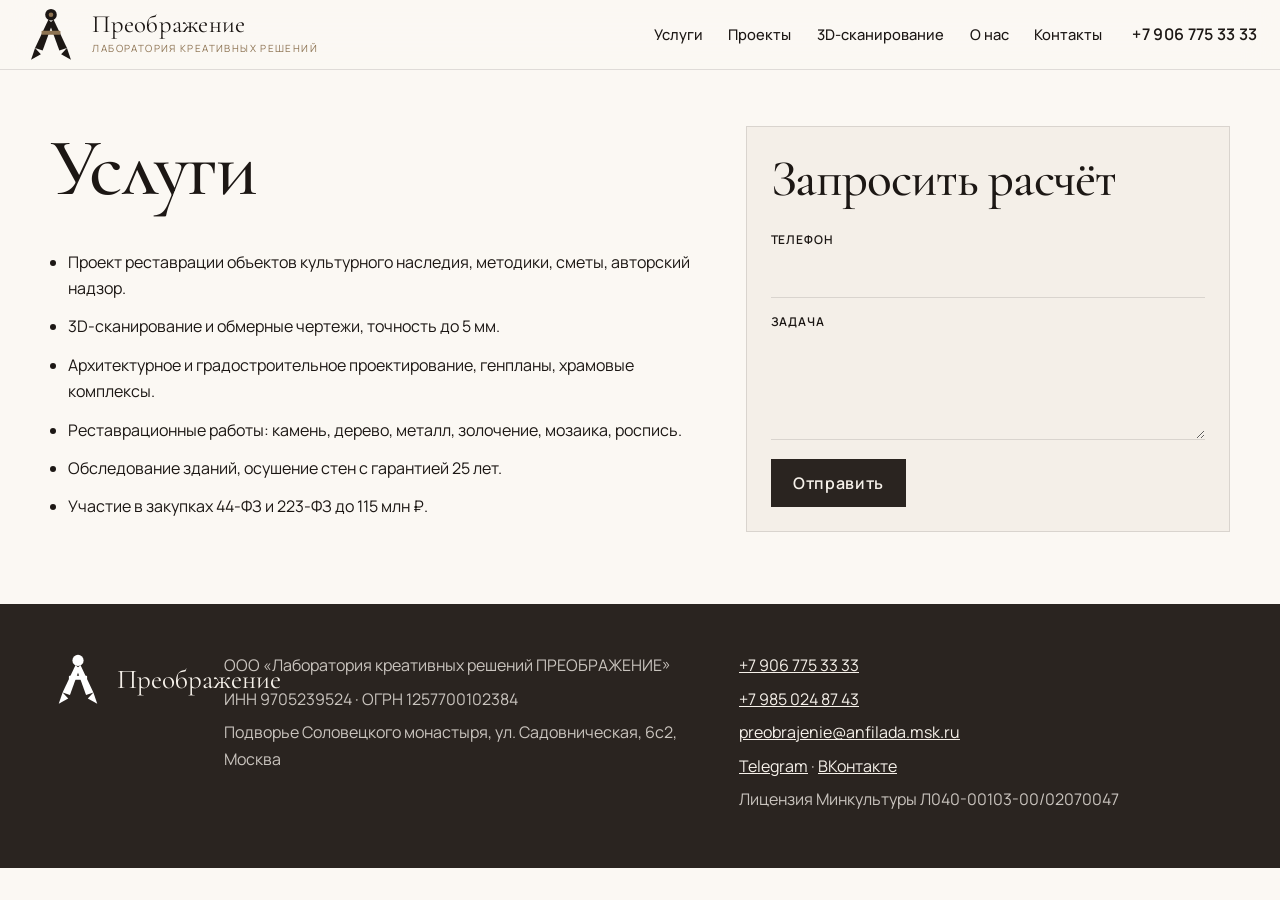
<file: uslugi/index.html>
<!DOCTYPE html>
<html lang="ru">
<head>
  <meta charset="UTF-8">
  <meta name="viewport" content="width=device-width, initial-scale=1">
  <title>Услуги — Преображение</title>
  <meta name="description" content="Реставрация объектов культурного наследия, проектирование, 3D-сканирование. Москва, Садовническая 6с2. Лицензия Минкультуры.">
  <link rel="icon" href="../static/img/logo-mark.svg" type="image/svg+xml">
  <link rel="preconnect" href="https://fonts.googleapis.com">
  <link href="https://fonts.googleapis.com/css2?family=Cormorant+Garamond:ital,wght@0,500;0,600;1,500&family=Manrope:wght@400;500;600&display=swap" rel="stylesheet">
  <link rel="stylesheet" href="../static/css/site.css">
</head>
<body>
  <header class="bar">
    <a class="bar__logo" href="../">
      <img src="../static/img/logo-mark.svg" alt="">
      <span class="bar__name">
        <span class="bar__title">Преображение</span>
        <span class="bar__tag">Лаборатория креативных решений</span>
      </span>
    </a>
    <nav class="bar__nav">
      <a href="../uslugi/">Услуги</a>
      <a href="../portfolio/">Проекты</a>
      <a href="../3d-skanirovanie/">3D-сканирование</a>
      <a href="../o-kompanii/">О нас</a>
      <a href="../kontakty/">Контакты</a>
    </nav>
    <a class="bar__phone" href="tel:+79067753333">+7 906 775 33 33</a>
    <button class="bar__menu" type="button" data-nav-toggle aria-label="Меню">Меню</button>
  </header>
  <nav class="drawer" hidden data-nav-mobile>
    <a href="../uslugi/">Услуги</a>
    <a href="../portfolio/">Проекты</a>
    <a href="../3d-skanirovanie/">3D-сканирование</a>
    <a href="../o-kompanii/">О нас</a>
    <a href="../kontakty/">Контакты</a>
    <a href="tel:+79067753333">+7 906 775 33 33</a>
  </nav>

  <main>
<section class="page"><div class="wrap two">
  <div>
    <h1>Услуги</h1>
    <ul class="list">
      <li>Проект реставрации объектов культурного наследия, методики, сметы, авторский надзор.</li>
      <li>3D-сканирование и обмерные чертежи, точность до 5 мм.</li>
      <li>Архитектурное и градостроительное проектирование, генпланы, храмовые комплексы.</li>
      <li>Реставрационные работы: камень, дерево, металл, золочение, мозаика, роспись.</li>
      <li>Обследование зданий, осушение стен с гарантией 25 лет.</li>
      <li>Участие в закупках 44-ФЗ и 223-ФЗ до 115 млн ₽.</li>
    </ul>
  </div>
  <form class="card" id="svc-form">
    <h2>Запросить расчёт</h2>
    <label>Телефон<input name="phone" type="tel" required></label>
    <label>Задача<textarea name="message" rows="4"></textarea></label>
    <input type="hidden" name="source" value="services">
    <button class="btn" type="submit">Отправить</button>
    <p class="status" hidden></p>
  </form>
</div></section>
</main>

  <footer class="foot">
    <div class="wrap foot__grid">
      <a class="foot__brand" href="../">
        <img src="../static/img/logo-mark.svg" alt="">
        <span>Преображение</span>
      </a>
      <div>
        <p>ООО «Лаборатория креативных решений ПРЕОБРАЖЕНИЕ»</p>
        <p>ИНН 9705239524 · ОГРН 1257700102384</p>
        <p>Подворье Соловецкого монастыря, ул. Садовническая, 6с2, Москва</p>
      </div>
      <div>
        <p><a href="tel:+79067753333">+7 906 775 33 33</a></p>
        <p><a href="tel:+79850248743">+7 985 024 87 43</a></p>
        <p><a href="mailto:preobrajenie@anfilada.msk.ru">preobrajenie@anfilada.msk.ru</a></p>
        <p><a href="https://t.me/ARCHI_TE_KTO_1" target="_blank" rel="noopener">Telegram</a> · <a href="https://vk.ru/preobrazhenie.design" target="_blank" rel="noopener">ВКонтакте</a></p>
        <p>Лицензия Минкультуры Л040-00103-00/02070047</p>
      </div>
    </div>
  </footer>

  <dialog id="lead-modal">
    <form id="lead-form">
      <button type="button" data-close-lead aria-label="Закрыть">×</button>
      <h2>Перезвоним в течение часа</h2>
      <p>Напишите номер — обсудим объект и сроки.</p>
      <label>Телефон<input name="phone" type="tel" required placeholder="+7"></label>
      <label>Имя<input name="name" type="text"></label>
      <label>Объект<textarea name="message" rows="3" placeholder="Храм, усадьба, адрес"></textarea></label>
      <input type="hidden" name="source" value="modal">
      <button class="btn" type="submit">Жду звонка</button>
      <p class="status" hidden></p>
    </form>
  </dialog>

  <script src="../static/js/site.js"></script>
  <script>document.getElementById("svc-form").addEventListener("submit", window.preobrazhenieSubmitLead);</script>
</body>
</html>
</file>
<file: static/css/site.css>
:root {
  --ink: #1c1714;
  --muted: #6d6258;
  --line: rgba(28, 23, 20, 0.12);
  --ivory: #f4efe8;
  --paper: #fbf8f3;
  --brass: #8d7352;
  --brown: #2a2420;
  --max: 1180px;
}
* { box-sizing: border-box; }
html { scroll-behavior: smooth; }
body {
  margin: 0;
  color: var(--ink);
  background: var(--paper);
  font: 16px/1.65 Manrope, sans-serif;
}
img { max-width: 100%; display: block; }
a { color: inherit; }
h1, h2, h3 {
  font-family: "Cormorant Garamond", Georgia, serif;
  font-weight: 500;
  letter-spacing: -0.02em;
  line-height: 1.05;
  margin: 0 0 0.45em;
}
h1 { font-size: clamp(3rem, 6.4vw, 5.1rem); }
h2 { font-size: clamp(2.2rem, 4vw, 3.2rem); }
h3 { font-size: 1.85rem; }
p { margin: 0 0 1em; }
.wrap { width: min(var(--max), calc(100% - 48px)); margin: 0 auto; }
.kicker {
  margin: 0 0 0.8rem;
  font-size: 0.72rem;
  font-weight: 600;
  letter-spacing: 0.18em;
  text-transform: uppercase;
  color: var(--brass);
}
.lede { font-size: 1.08rem; color: var(--muted); max-width: 34rem; }
.quiet { color: var(--muted); }
.meta { color: var(--brass); font-size: 0.75rem; letter-spacing: 0.12em; text-transform: uppercase; }

.bar {
  position: sticky; top: 0; z-index: 30;
  display: flex; align-items: center; gap: 1.5rem;
  padding: 0.35rem 1.4rem;
  background: rgba(251, 248, 243, 0.92);
  border-bottom: 1px solid var(--line);
  backdrop-filter: blur(16px);
}
.bar__logo {
  display: flex; align-items: center; gap: 0.75rem;
  text-decoration: none; color: var(--ink); flex: none;
}
.bar__logo img { width: 58px; height: 58px; }
.bar__title {
  display: block;
  font-family: "Cormorant Garamond", Georgia, serif;
  font-size: 1.55rem; line-height: 1; letter-spacing: 0.01em;
}
.bar__tag {
  display: block; margin-top: 0.2rem;
  font-size: 0.62rem; letter-spacing: 0.14em; text-transform: uppercase; color: var(--brass);
}
.bar__nav { display: none; gap: 1.6rem; margin-left: auto; }
.bar__nav a { text-decoration: none; font-size: 0.92rem; font-weight: 500; }
.bar__nav a:hover { color: var(--brass); }
.bar__phone { font-weight: 600; text-decoration: none; letter-spacing: 0.02em; white-space: nowrap; }
.bar__menu {
  margin-left: auto;
  border: 1px solid var(--line);
  background: transparent;
  padding: 0.45rem 0.8rem;
  font: inherit;
  cursor: pointer;
}
.drawer {
  display: flex; flex-direction: column; gap: 0.85rem;
  padding: 0.4rem 1.4rem 1.1rem;
  background: var(--paper);
  border-bottom: 1px solid var(--line);
}
.drawer[hidden] { display: none; }
.drawer a { text-decoration: none; font-weight: 500; }
@media (min-width: 980px) {
  .bar__nav { display: flex; }
  .bar__menu { display: none; }
  .bar__phone { margin-left: 0.4rem; }
}

.stage {
  display: grid;
  min-height: calc(100vh - 92px);
  background: var(--brown);
}
.stage__photo { margin: 0; position: relative; min-height: 52vh; overflow: hidden; background: #1c1714; }
.stage__photo img {
  position: absolute; inset: 0;
  width: 100%; height: 100%; object-fit: cover;
  opacity: 0; transition: opacity 0.8s ease;
}
.stage__photo img.is-on { opacity: 1; }
.slide-btn {
  position: absolute; top: 50%; z-index: 2;
  width: 44px; height: 44px; margin-top: -22px;
  border: 1px solid rgba(255,255,255,0.45);
  background: rgba(28, 23, 20, 0.35);
  color: #fff; font-size: 1.6rem; line-height: 1; cursor: pointer;
}
.slide-btn--prev { left: 12px; }
.slide-btn--next { right: 12px; }
.slide-dots {
  position: absolute; left: 0; right: 0; bottom: 14px; z-index: 2;
  display: flex; justify-content: center; gap: 8px;
}
.slide-dots button {
  width: 8px; height: 8px; padding: 0; border: 0; border-radius: 50%;
  background: rgba(255,255,255,0.45); cursor: pointer;
}
.slide-dots button.is-on { background: #fff; }
.stage__panel { color: #f6f1ea; padding: 2.5rem 1.5rem 3rem; max-width: 640px; }
.stage__panel .lede { color: rgba(246, 241, 234, 0.72); }
@media (min-width: 980px) {
  .stage { grid-template-columns: 1.15fr 0.85fr; min-height: calc(100vh - 96px); }
  .stage__photo, .stage__photo img { min-height: 100%; height: 100%; }
  .stage__panel { display: flex; flex-direction: column; justify-content: flex-end; padding: 4rem 4rem 4.5rem 3rem; }
}

.creds { border-bottom: 1px solid var(--line); background: var(--ivory); }
.creds__row {
  display: grid;
  grid-template-columns: repeat(auto-fit, minmax(160px, 1fr));
  gap: 1.2rem;
  padding: 1.35rem 0;
}
.creds b { display: block; font-family: "Cormorant Garamond", serif; font-size: 1.55rem; font-weight: 500; }
.creds span { display: block; color: var(--muted); font-size: 0.82rem; }

.row { display: flex; flex-wrap: wrap; gap: 0.7rem; margin-top: 1.4rem; }
.btn {
  display: inline-flex; align-items: center; justify-content: center;
  min-height: 48px; padding: 0 1.35rem;
  background: #f6f1ea; color: var(--ink);
  border: 1px solid #f6f1ea;
  font: inherit; font-weight: 600; letter-spacing: 0.04em;
  text-decoration: none; cursor: pointer;
}
.btn:hover { background: #fff; }
.btn--line { background: transparent; color: #f6f1ea; border-color: rgba(246, 241, 234, 0.45); }
.block .btn, .letter .btn, .card .btn, .page .btn {
  background: var(--brown); color: #f6f1ea; border-color: var(--brown);
}
.page .btn--line, .block .btn--line { color: var(--ink); border-color: var(--ink); background: transparent; }

.block { padding: 5rem 0; }
.block--ink { background: var(--brown); color: #f6f1ea; }
.head { margin-bottom: 2rem; }
.head--light .kicker { color: #c6ae8c; }
.services { display: grid; gap: 1.25rem; }
@media (min-width: 900px) { .services { grid-template-columns: repeat(3, 1fr); } }
.services a { text-decoration: none; color: inherit; }
.services img { width: 100%; height: 320px; object-fit: cover; }
.services div { padding: 1rem 0 0; }
.services span { display: block; color: var(--brass); font-size: 0.75rem; letter-spacing: 0.14em; }
.services strong { display: block; font-family: "Cormorant Garamond", serif; font-size: 1.7rem; font-weight: 500; margin-top: 0.2rem; }
.services em { display: block; margin-top: 0.25rem; color: var(--muted); font-style: normal; font-size: 0.92rem; }

.folio { display: grid; gap: 2.5rem; }
.folio article { display: grid; gap: 1rem; }
@media (min-width: 800px) {
  .folio article { grid-template-columns: 1.4fr 0.8fr; align-items: end; gap: 1.5rem; }
  .folio article:nth-child(even) { grid-template-columns: 0.8fr 1.4fr; }
  .folio article:nth-child(even) img { order: 2; }
}
.folio img { width: 100%; height: min(62vh, 520px); object-fit: cover; }
.folio p:last-child { color: rgba(246, 241, 234, 0.72); margin: 0; }
.more { margin-top: 2rem; }
.more a { letter-spacing: 0.08em; text-transform: uppercase; font-size: 0.78rem; font-weight: 600; text-decoration: none; border-bottom: 1px solid currentColor; padding-bottom: 0.15rem; }

.two { display: grid; gap: 2.5rem; align-items: start; }
@media (min-width: 860px) { .two { grid-template-columns: 1.15fr 0.85fr; } }
.work { list-style: none; margin: 0 0 1.5rem; padding: 0; counter-reset: w; }
.work li {
  counter-increment: w;
  padding: 1rem 0 1rem 3rem;
  border-top: 1px solid var(--line);
  position: relative;
}
.work li::before {
  content: counter(w, decimal-leading-zero);
  position: absolute; left: 0; top: 1rem;
  font-family: "Cormorant Garamond", serif;
  color: var(--brass);
  font-size: 1.2rem;
}
.letter, .card {
  background: var(--ivory);
  padding: 1.6rem 1.5rem 1.5rem;
  border: 1px solid var(--line);
}
.letter label, .card label, dialog label { display: block; margin: 0.85rem 0; font-size: 0.75rem; letter-spacing: 0.08em; text-transform: uppercase; font-weight: 600; }
.letter input, .letter textarea, .card input, .card textarea, dialog input, dialog textarea {
  width: 100%; margin-top: 0.35rem; padding: 0.7rem 0;
  border: none; border-bottom: 1px solid var(--line);
  background: transparent; font: inherit; color: inherit;
}
.letter input:focus, .card input:focus, dialog input:focus { outline: none; border-bottom-color: var(--ink); }

.page { padding: 3.5rem 0 4.5rem; }
.grid { display: grid; gap: 2.2rem; }
@media (min-width: 760px) { .grid { grid-template-columns: 1fr 1fr; } }
.grid img { width: 100%; height: 320px; object-fit: cover; }
.scan img { width: 100%; margin: 1.2rem 0 1.6rem; border: 1px solid var(--line); }
.list { margin: 0; padding-left: 1.1rem; }
.list li { margin-bottom: 0.75rem; }

.foot {
  background: var(--brown);
  color: rgba(246, 241, 234, 0.78);
  padding: 3rem 0;
}
.foot__grid { display: grid; gap: 1.5rem; align-items: start; }
@media (min-width: 800px) { .foot__grid { grid-template-columns: 150px 1fr 1fr; } }
.foot__brand {
  display: flex; align-items: center; gap: 0.7rem;
  color: #f6f1ea; text-decoration: none;
  font-family: "Cormorant Garamond", Georgia, serif;
  font-size: 1.7rem;
}
.foot__brand img { width: 56px; height: 56px; filter: brightness(0) invert(1); }
.foot a { color: #f6f1ea; }
.foot p { margin-bottom: 0.45rem; }

dialog { border: none; padding: 0; width: min(440px, 92vw); background: var(--paper); color: var(--ink); }
dialog::backdrop { background: rgba(28, 23, 20, 0.55); }
dialog form { padding: 1.6rem 1.5rem 1.4rem; position: relative; }
dialog h2 { font-size: 2.2rem; }
dialog form > button[type="button"] {
  position: absolute; right: 0.7rem; top: 0.4rem;
  border: 0; background: none; font-size: 1.5rem; cursor: pointer; color: var(--muted);
}
.status { font-size: 0.9rem; }
.status.ok { color: #2d6a45; }
.status.err { color: #8d2b2b; }

.admin-body { background: var(--ivory); min-height: 100vh; font-family: Manrope, sans-serif; color: var(--ink); }
.admin-top { display: flex; justify-content: space-between; align-items: center; padding: 1rem 1.5rem; background: var(--brown); color: #f6f1ea; }
.admin-top a { color: #f6f1ea; }
.admin-main { width: min(1200px, 96vw); margin: 0 auto; padding: 1rem 0 3rem; }
.admin-stats { display: grid; grid-template-columns: repeat(auto-fit, minmax(140px, 1fr)); gap: 0.8rem; margin: 1rem 0; }
.stat-card { background: #fff; border: 1px solid var(--line); padding: 0.8rem; text-align: center; }
.stat-card span { display: block; font-family: "Cormorant Garamond", serif; font-size: 2rem; }
.table-wrap { overflow: auto; background: #fff; border: 1px solid var(--line); }
table { width: 100%; border-collapse: collapse; font-size: 0.88rem; }
th, td { padding: 0.55rem 0.7rem; border-bottom: 1px solid var(--line); text-align: left; vertical-align: top; }
th { background: var(--ivory); font-weight: 600; }
.row-new { background: #f8efe6; }
.muted { color: var(--muted); }
.admin-login-box { max-width: 380px; margin: 12vh auto; background: #fff; padding: 1.6rem; border: 1px solid var(--line); }
.admin-login-box input { width: 100%; margin: 0.3rem 0 0.8rem; padding: 0.55rem; border: 1px solid var(--line); font: inherit; }
.live-dot::before { content: ""; display: inline-block; width: 8px; height: 8px; margin-right: 0.35rem; border-radius: 50%; background: #3dbe6a; }
.form-note, .form-error { font-size: 0.85rem; }
.form-error { color: #8d2b2b; }
.inline-form { display: flex; gap: 0.3rem; }

@media (max-width: 979px) {
  .wrap { width: min(var(--max), calc(100% - 32px)); }
  .bar { padding: 0.3rem 0.8rem; gap: 0.6rem; }
  .bar__logo img { width: 48px; height: 48px; }
  .bar__title { font-size: 1.3rem; }
  .bar__tag { display: none; }
  .bar__phone { font-size: 0.92rem; }
  h1 { font-size: clamp(2.3rem, 10vw, 3.4rem); }
  .stage { min-height: 0; }
  .stage__photo { min-height: 42vh; height: 42vh; }
  .stage__panel { padding: 1.6rem 1.1rem 2rem; }
  .creds b { font-size: 1.3rem; }
  .services img, .grid img { height: 220px; }
  .folio img { height: 240px; }
  .block { padding: 3rem 0; }
  .foot__brand { font-size: 1.4rem; }
  .foot__brand img { width: 40px; height: 40px; }
}

@media (max-width: 640px) {
  .wrap { width: calc(100% - 24px); }
  .bar__phone { display: none; }
  .stage__photo { height: 46vh; min-height: 240px; }
  .stage__panel { padding: 1.4rem 1rem 1.8rem; }
  .row .btn { flex: 1 1 140px; }
  .creds__row { grid-template-columns: 1fr 1fr; gap: 0.9rem 0.6rem; }
  .services { gap: 1.6rem; }
  .letter, .card { padding: 1.2rem 1rem; }
  .slide-btn { width: 36px; height: 36px; margin-top: -18px; }
}
</file>
